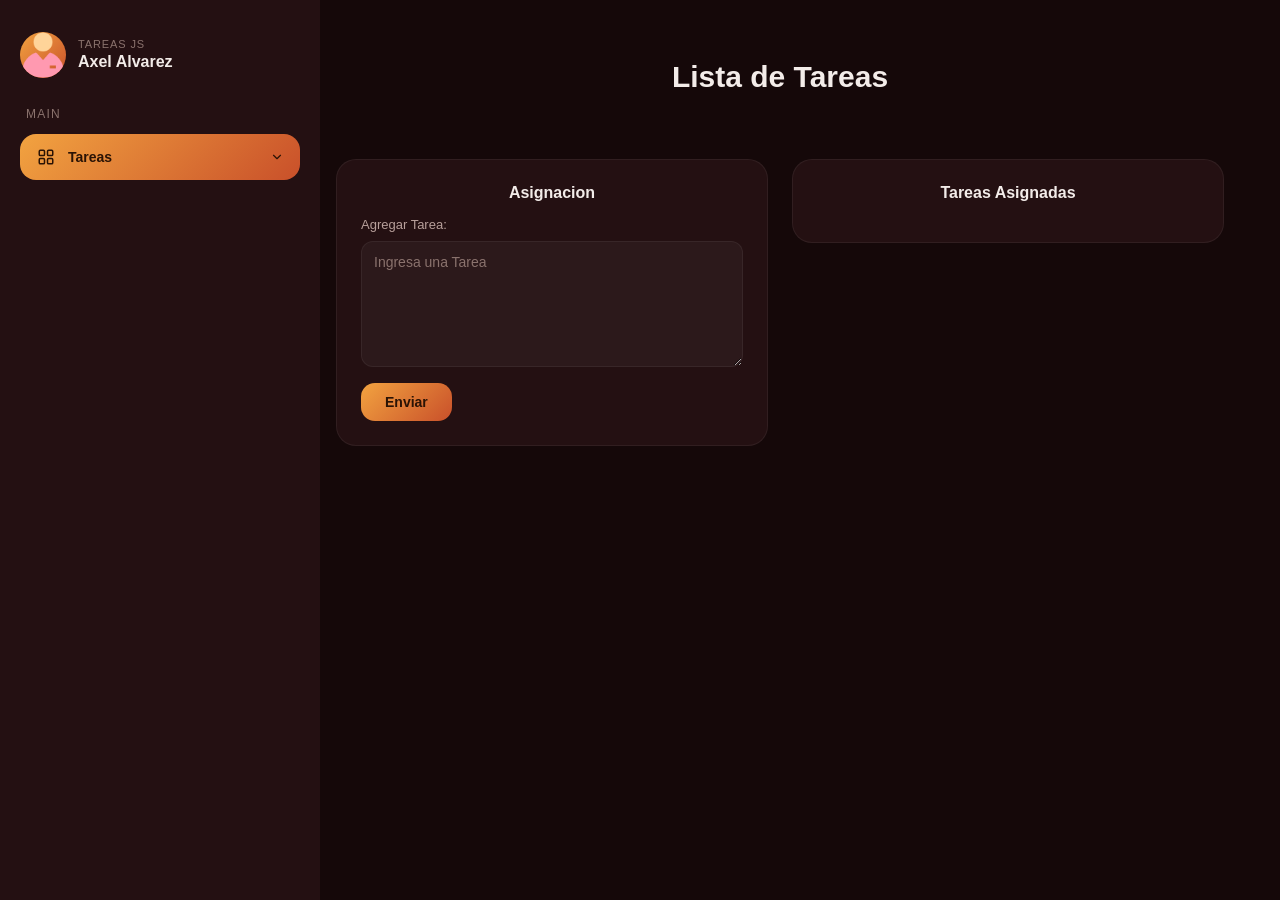
<file: index.html>
<!DOCTYPE html>
<html lang="es">
<head>
    <meta charset="UTF-8">
    <meta name="viewport" content="width=device-width, initial-scale=1.0">
    <link rel="stylesheet" href="css/normalize.css">
    <link rel="stylesheet" href="css/style.css">
    <title>Lista de Tareas</title>
</head>
<body>

<aside class="sidebar">
    <div class="profile">
      <div class="avatar">
        <img class="avatar__imagen" src="img/user.png" alt="Foto de perfil">
      </div>
      <div>
        <p class="role">Tareas JS</p>
        <p class="name">Axel Alvarez</p>
      </div>
    </div>

    <div class="nav-section">
      <p class="section-label">Main</p>
      <nav class="nav">
        <a href="#" class="nav-item active">
          <span class="icon">
            <svg viewBox="0 0 24 24" fill="none" stroke-width="2" stroke-linecap="round" stroke-linejoin="round"><rect x="3" y="3" width="7" height="7" rx="1.5"/><rect x="14" y="3" width="7" height="7" rx="1.5"/><rect x="3" y="14" width="7" height="7" rx="1.5"/><rect x="14" y="14" width="7" height="7" rx="1.5"/></svg>
          </span>
          <span class="label">Tareas</span>
          <svg class="chevron" width="14" height="14" viewBox="0 0 24 24" fill="none" stroke="currentColor" stroke-width="2" stroke-linecap="round" stroke-linejoin="round"><polyline points="6 9 12 15 18 9"/></svg>
        </a>
        <!--
              <a href="#" class="nav-item">
          <span class="icon">
            <svg viewBox="0 0 24 24" fill="none" stroke-width="2" stroke-linecap="round" stroke-linejoin="round"><path d="M14 3v4a1 1 0 0 0 1 1h4"/><path d="M17 21H7a2 2 0 0 1-2-2V5a2 2 0 0 1 2-2h7l5 5v11a2 2 0 0 1-2 2z"/></svg>
          </span>
          <span class="label">Pendientes</span>
        </a>

        <a href="#" class="nav-item">
          <span class="icon">
            <svg viewBox="0 0 24 24" fill="none" stroke-width="2" stroke-linecap="round" stroke-linejoin="round"><rect x="2" y="6" width="20" height="14" rx="2"/><path d="M16 12h.01"/><path d="M2 10h20"/></svg>
          </span>
          <span class="label">Completadas</span>
        </a>
        
        -->
      </nav>
    </div>
</aside>

<main class="main">
  <section class="section">
      <header class="titulo"> <h1>Lista de Tareas</h1></header>
      <div class="contenido-tareas">
          <form class="formulario" id="formulario">
            <h2>Asignacion</h2>
            <div class="campo">
              <label class="campo__label" for="tarea">Agregar Tarea:</label>
              <textarea class="campo__textarea" name="tarea" id="tarea" placeholder="Ingresa una Tarea"></textarea>
            </div>
            <div class="campo">
              <input type="submit" value="Enviar" class="boton">
            </div>
          </form>

          <div class="lista">
            <h2>Tareas Asignadas</h2>
            <div class="contenedor-tareas">
            </div>
          </div>

      </div>
  </section>
</main>
     <!--<footer class="footer"> <div class="pie"><p>Axel Alvarez 2027 </p></div></footer>  -->
    <script src="js/script.js"> </script>
</body>
</html>
</file>
<file: css/style.css>
:root {
    --blanco : rgb(255, 255, 255) ;
    --correcto: rgba(15, 148, 15, 0.87);
    --error:rgba(196, 74, 58, 0.897);
    
  --bg-page: #150809;
  --card: #241012;
  --border: rgba(255, 255, 255, 0.06);
  --text-main: #f3ece9;
  --text-dim: #b79f9a;
  --text-faint: #8a726d;
  --accent-light: #f2a340;
  --accent-dark: #c9502a;
}

html {
    box-sizing: inherit;
}
*, *::before, *::after {
    box-sizing: inherit;
}
body {
    margin: 0;
    min-height: 100vh;
    background-color: var(--bg-page);
    font-family: 'Segoe UI', 'Helvetica Neue', Arial, sans-serif;
}

h1,h2,h3{
    text-align: center;
}

/*!---------------------------SIDEBAR------------------------------------------*/
/* Sidebar fijo al lado izquierdo */
.sidebar{
  position: fixed;
  top: 0;
  left: 0;
  height: 100vh;
  width: 280px;
  background: var(--card);
  padding: 32px 20px;
  display: flex;
  flex-direction: column;
  gap: 30px;
  overflow-y: auto;
}

/* Perfil */
.profile{
  display: flex;
  align-items: center;
  gap: 12px;
}

.avatar{
  width: 46px;
  height: 46px;
  border-radius: 50%;
  overflow: hidden;
  flex-shrink: 0;
  background: linear-gradient(135deg, var(--accent-light), var(--accent-dark));
}

.avatar__imagen{
  width: 100%;
  height: 100%;
  object-fit: cover;
  display: block;
}

.profile .role{
  margin: 0 0 2px;
  font-size: 11px; 
  text-transform: uppercase;
  letter-spacing: 0.08em;
  color: var(--text-faint);
}

.profile .name{
  margin: 0;
  font-size: 16px;
  font-weight: 600;
  color: var(--text-main);
}

/* Sección y etiqueta */
.section-label{
  margin: 0 0 12px 6px;
  font-size: 12px;
  text-transform: uppercase;
  letter-spacing: 0.1em;
  color: var(--text-faint);
}

/* Navegación */
.nav{
  display: flex;
  flex-direction: column;
  gap: 6px;
}

.nav-item{
  display: flex;
  align-items: center;
  gap: 12px;
  padding: 13px 16px;
  border-radius: 16px;
  color: var(--text-dim);
  text-decoration: none;
  font-size: 14px;
  font-weight: 500;
  transition: background 0.15s ease, color 0.15s ease;
}

.nav-item:hover{
  background: rgba(255, 255, 255, 0.04);
  color: var(--text-main);
}

.nav-item .icon{
  width: 20px;
  height: 20px;
  display: flex;
  align-items: center;
  justify-content: center;
  flex-shrink: 0;
}

.nav-item .icon svg{
  width: 18px;
  height: 18px;
  stroke: currentColor;
}

.nav-item .label{
  flex: 1;
}

.nav-item .chevron{
  display: none;
}

/* Item activo (Dashboard) */
.nav-item.active{
  background: linear-gradient(135deg, var(--accent-light), var(--accent-dark));
  color: #2a1305;
  font-weight: 700;
}

.nav-item.active .icon{
  color: #2a1305;
}

.nav-item.active .chevron{
  display: block;
}
/**!-----------------------MAIN----------------------------------------------
/* ===== Contenido principal (lado derecho del sidebar) ===== */

.main{
  margin-left: 280px;   /* mismo ancho que .sidebar, para no quedar tapado */
  padding: 40px;        /* aire alrededor de todo el contenido */
}

.section{
  display: flex;
  flex-direction: column;
  gap: 28px;            /* separación entre el título y el bloque de tareas */
}

.titulo{
  margin: 0;
  font-size:15px;
  font-weight: 700;
  color: var(--text-main);
}
/** ----------FORMULARIO ------------------
/* Formulario + lista, una junto a la otra con separación */
.contenido-tareas{
  display: grid;
  grid-template-columns: repeat(auto-fit, minmax(280px, 1fr));
  gap: 24px;            /* separación entre el formulario y la lista */
  align-items: start;
  margin: 1rem;
}

.formulario,
.lista{
  background: var(--card);
  border: 1px solid var(--border);
  border-radius: 20px;
  padding: 24px;
  display: flex;
  flex-direction: column;
  gap: 16px;            /* separación interna entre elementos */
}

.formulario h2,
.lista h2{
  margin: 0;
  font-size: 16px;
  font-weight: 600;
  color: var(--text-main);
}

.campo{
  display: flex;
  flex-direction: column;
  gap: 8px;
}

.campo__label{
  font-size: 13px;
  color: var(--text-dim);
}

.campo__textarea{
  min-height: 100px;
  resize: vertical;
  background: rgba(255, 255, 255, 0.04);
  border: 1px solid var(--border);
  border-radius: 12px;
  padding: 12px;
  color: var(--text-main);
  font-family: inherit;
  font-size: 14px;
}

.campo__textarea::placeholder{
  color: var(--text-faint);
}

.campo__textarea:focus,
.boton:focus{
  outline: 2px solid var(--accent-light);
  outline-offset: 2px;
}

.boton{
  align-self: flex-start;
  padding: 11px 24px;
  border: none;
  border-radius: 14px;
  background: linear-gradient(135deg, var(--accent-light), var(--accent-dark));
  color: #2a1305;
  font-weight: 700;
  font-size: 14px;
  cursor: pointer;
}

.boton:hover{
  filter: brightness(1.05);
}

/*! ===== Responsive ===== */

/* Tablet: sidebar un poco más angosto */
@media (max-width: 1024px){
  .sidebar{
    width: 220px;
    padding: 24px 14px;
  }

  .main{
    margin-left: 220px;
    padding: 28px;
  }
}

/* Mobile: el sidebar deja de ser fijo y pasa arriba del contenido */
@media (max-width: 768px){
  .sidebar{
    position: static;
    width: 100%;
    height: auto;
    flex-direction: row;
    flex-wrap: wrap;
    align-items: center;
    padding: 16px 20px;
    gap: 16px;
  }

  .nav-section{
    width: 100%;
  }

  .nav{
    flex-direction: row;
    flex-wrap: wrap;
    gap: 8px;
  }

  .nav-item{
    padding: 10px 14px;
  }

  .nav-item .label{
    display: none; /* solo íconos para ahorrar espacio */
  }

  .nav-item.active .label{
    display: inline; /* el activo sí muestra texto */
  }

  .main{
    margin-left: 0;
    padding: 20px;
  }
}

/* Mobile chico: formulario y lista en una sola columna */
@media (max-width: 480px){
  .tareas{
    grid-template-columns: 1fr;
  }

  .profile .name{
    font-size: 14px;
  }
}



/*!------------------JAVA SCRIPT------------------------------------------*/

.error {
    background-color: var(--error) ;
    margin: 1rem;
    text-align: center;
    text-transform: uppercase;
    border-radius: .5rem ;
    color: var(--blanco);
}

.correcto {
    background-color: var(--correcto);
    margin: 1rem;
    text-align: center;
    text-transform: uppercase;
    border-radius: .5rem;
    color: var(--blanco);
}

/* Este es el estilo que se aplicará cuando le den clic al input */
.input-completado-activo {
    background-color:var(--correcto); /* Color verde */
    color: white;              /* Letras blancas */
    border: 1px solid var(--correcto); /* Borde verde más oscuro */
    font-weight: bold;         /* Texto en negrita opcional */
    transition: background-color 0.3s ease; /* Hace que el cambio de color sea suave */
}
.tarea {
  background-color: #2d191b;
  border-radius: 10px;
}
.parrafo__tarea {
  margin:  1rem ;
  color: var(--text-main);
}
.btn-completar , .btn-eliminar {
  margin: 6px;
  align-self: flex-start;
  padding: 11px 24px;
  border: none;
  border-radius: 14px;
  color: #2a1305;
  font-weight: 700;
  font-size: 14px;
  cursor: pointer;
}
</file>
